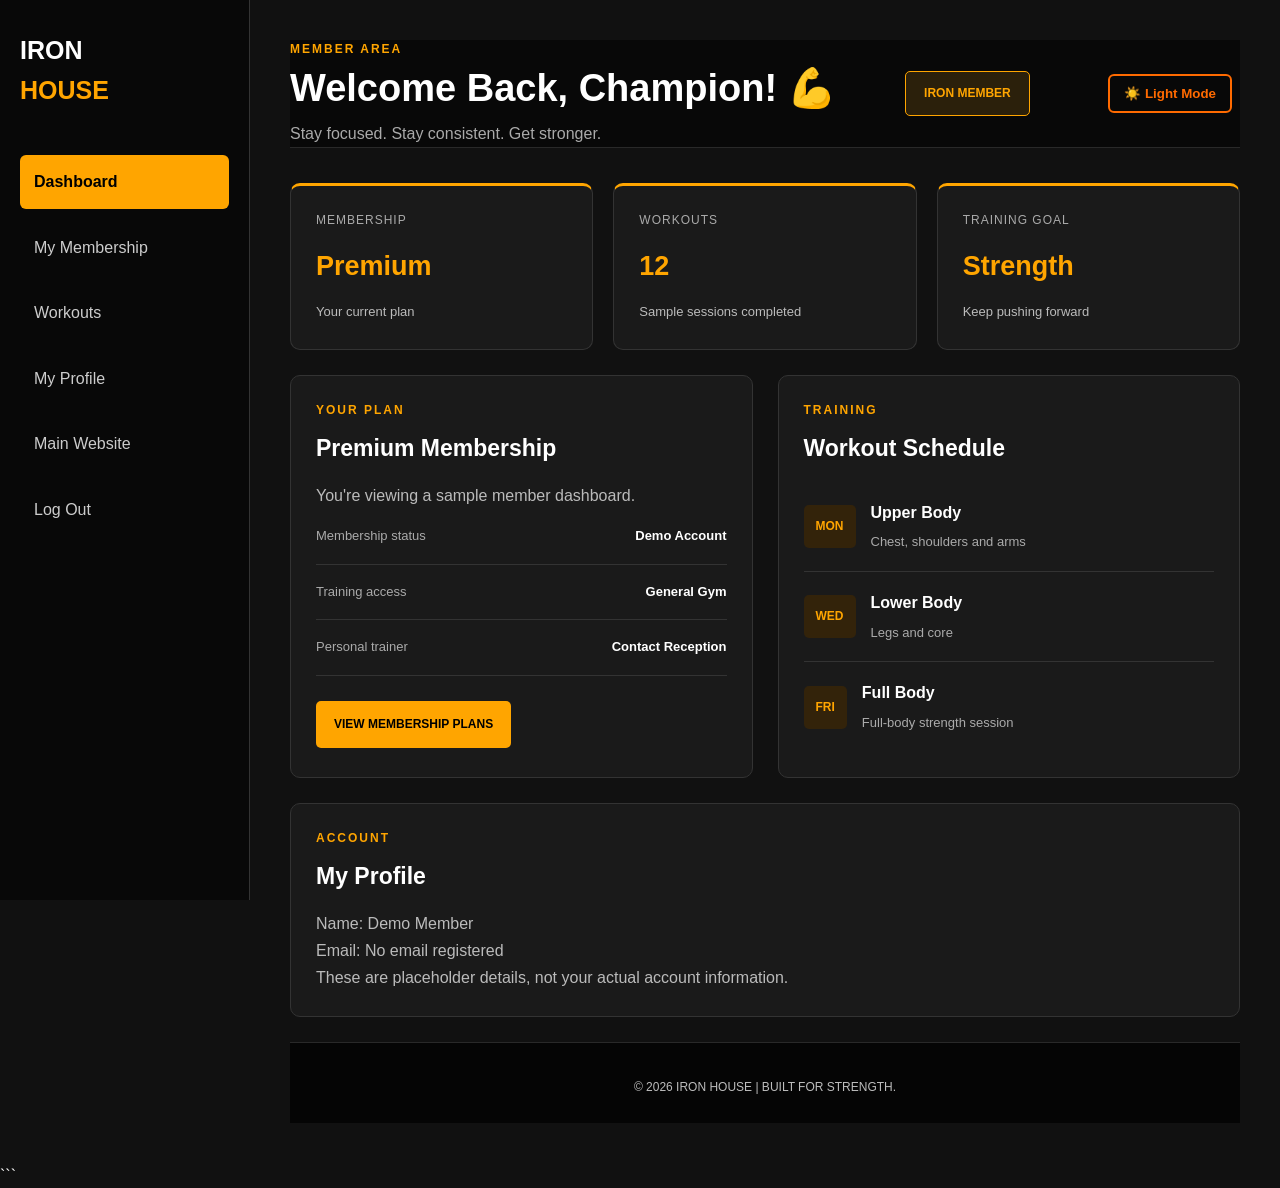
<file: dashboard.html>
<!DOCTYPE html>
<html lang="en">
<head>
    <meta charset="UTF-8">
    <meta name="viewport" content="width=device-width, initial-scale=1.0">
    <title>Member Dashboard | IRON HOUSE</title>
    <link rel="stylesheet" href="style.css">
</head>
<body class="dashboard-page">

    <aside class="dashboard-sidebar">
        <h2 class="dashboard-logo">IRON<span>HOUSE</span></h2>

        <nav class="dashboard-nav">
            <a href="dashboard.html" class="active">Dashboard</a>
            <a href="#membership">My Membership</a>
            <a href="#workouts">Workouts</a>
            <a href="#profile">My Profile</a>
            <a href="index.html">Main Website</a>
            <a href="#" id="logoutButton">Log Out</a>
        </nav>
    </aside>

    <main class="dashboard-main">

        <header class="dashboard-header">
            <div>
                <p class="dashboard-label">MEMBER AREA</p>
                <h1 id="welcomeMessage">Welcome Back, Champion! 💪</h1>
                <p>Stay focused. Stay consistent. Get stronger.</p>
            </div>

            <div class="dashboard-badge">IRON MEMBER</div>
            <button id="themeToggle" class="theme-toggle" type="button">☀️ Light Mode</button>
        </header>

        <section class="dashboard-stats">
            <div class="dashboard-card">
                <p>MEMBERSHIP</p>
                <h2>Premium</h2>
                <span>Your current plan</span>
            </div>

            <div class="dashboard-card">
                <p>WORKOUTS</p>
                <h2>12</h2>
                <span>Sample sessions completed</span>
            </div>

            <div class="dashboard-card">
                <p>TRAINING GOAL</p>
                <h2>Strength</h2>
                <span>Keep pushing forward</span>
            </div>
        </section>

        <section class="dashboard-content" id="membership">
            <div class="dashboard-panel">
                <p class="dashboard-label">YOUR PLAN</p>
                <h2>Premium Membership</h2>
                <p>You're viewing a sample member dashboard.</p>

                <div class="membership-detail">
                    <span>Membership status</span>
                    <strong>Demo Account</strong>
                </div>

                <div class="membership-detail">
                    <span>Training access</span>
                    <strong>General Gym</strong>
                </div>

                <div class="membership-detail">
                    <span>Personal trainer</span>
                    <strong>Contact Reception</strong>
                </div>

                <a href="index.html#membership" class="dashboard-button">
                    VIEW MEMBERSHIP PLANS
                </a>
            </div>

            <div class="dashboard-panel" id="workouts">
                <p class="dashboard-label">TRAINING</p>
                <h2>Workout Schedule</h2>

                <div class="workout-item">
                    <span>MON</span>
                    <div>
                        <strong>Upper Body</strong>
                        <p>Chest, shoulders and arms</p>
                    </div>
                </div>

                <div class="workout-item">
                    <span>WED</span>
                    <div>
                        <strong>Lower Body</strong>
                        <p>Legs and core</p>
                    </div>
                </div>

                <div class="workout-item">
                    <span>FRI</span>
                    <div>
                        <strong>Full Body</strong>
                        <p>Full-body strength session</p>
                    </div>
                </div>
            </div>
        </section>

        <section class="dashboard-panel profile-panel" id="profile">
            <p class="dashboard-label">ACCOUNT</p>
            <h2>My Profile</h2>
           <p>Name: <span id="memberName">Demo Member</span></p>
<p>Email: <span id="memberEmail">member@example.com</span></p>
            <p>These are placeholder details, not your actual account information.</p>
        </section>

        <footer class="dashboard-footer">
            <p>© 2026 IRON HOUSE | BUILT FOR STRENGTH.</p>
        </footer>

    </main>
<script src="dashboard.js"></script>
</body>
</html>
```
</file>
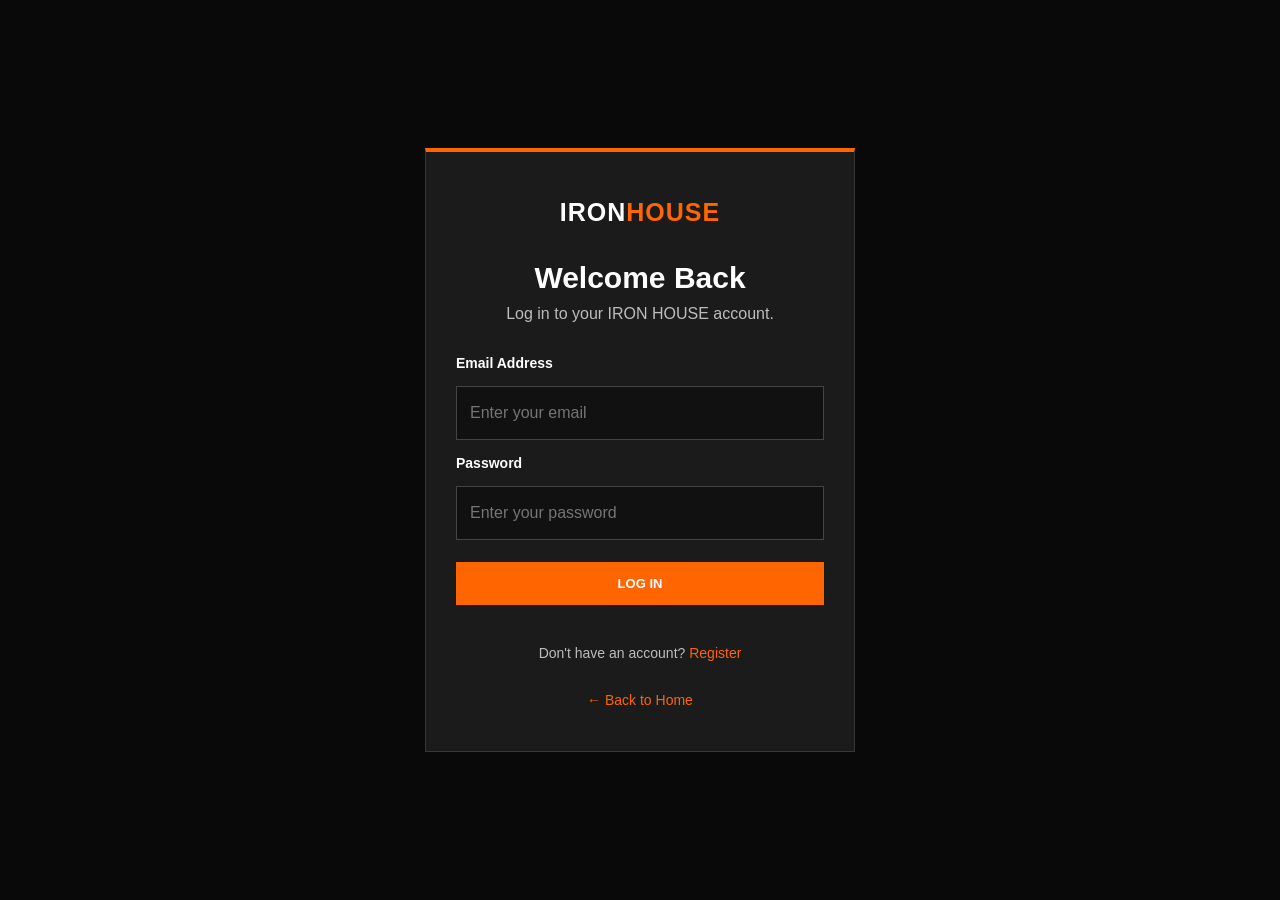
<file: login.html>
<!DOCTYPE html>
<html lang="en">
<head>
    <meta charset="UTF-8">
    <meta name="viewport" content="width=device-width, initial-scale=1.0">
    <title>Login | IRON HOUSE</title>
    <link rel="stylesheet" href="style.css">
</head>
<body class="auth-page">

    <div class="auth-card">
        <a href="index.html" class="logo">IRON<span>HOUSE</span></a>

        <h1>Welcome Back</h1>
        <p>Log in to your IRON HOUSE account.</p>

        <form id="loginForm">
            <label for="loginEmail">Email Address</label>
            <input type="email" id="loginEmail" placeholder="Enter your email" required>

            <label for="loginPassword">Password</label>
            <input type="password" id="loginPassword" placeholder="Enter your password" required>

            <button type="submit" class="primary-button">LOG IN</button>
            <p id="loginMessage" aria-live="polite"></p>
        </form>

        <p class="auth-switch">
            Don't have an account? <a href="register.html">Register</a>
        </p>

        <a href="index.html" class="back-home">← Back to Home</a>
    </div>

    <script src="auth.js"></script>
</body>
</html>
</file>
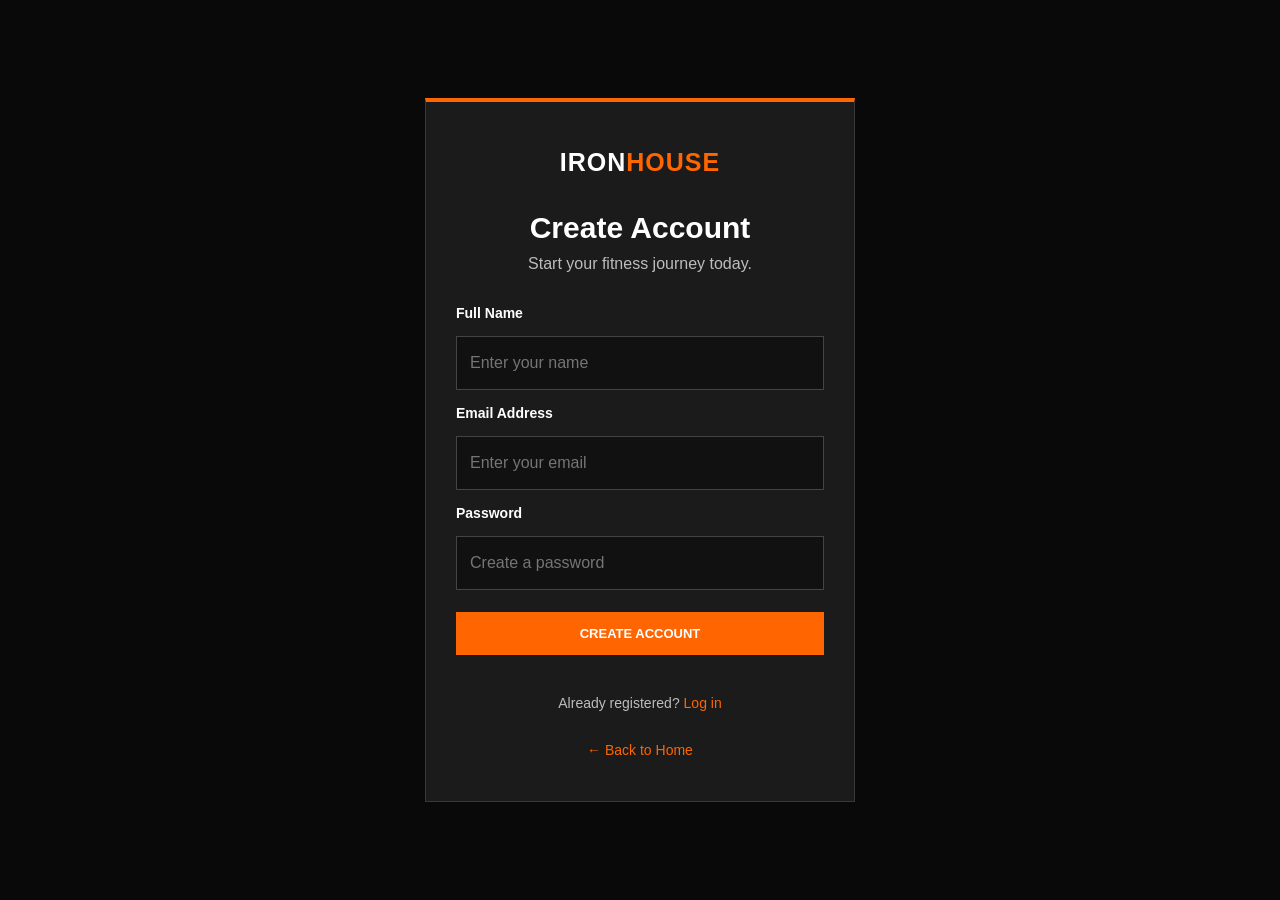
<file: register.html>
<!DOCTYPE html>
<html lang="en">
<head>
    <meta charset="UTF-8">
    <meta name="viewport" content="width=device-width, initial-scale=1.0">
    <title>Join IRON HOUSE</title>
    <link rel="stylesheet" href="style.css">
</head>
<body class="auth-page">

    <div class="auth-card">
        <a href="index.html" class="logo">IRON<span>HOUSE</span></a>

        <h1>Create Account</h1>
        <p>Start your fitness journey today.</p>

        <form id="registerForm">
            <label for="registerName">Full Name</label>
            <input type="text" id="registerName" placeholder="Enter your name" required>

            <label for="registerEmail">Email Address</label>
            <input type="email" id="registerEmail" placeholder="Enter your email" required>

            <label for="registerPassword">Password</label>
            <input type="password" id="registerPassword" placeholder="Create a password" minlength="8" required>

            <button type="submit" class="primary-button">CREATE ACCOUNT</button>
            <p id="registerMessage" aria-live="polite"></p>
        </form>

        <p class="auth-switch">
            Already registered? <a href="login.html">Log in</a>
        </p>

        <a href="index.html" class="back-home">← Back to Home</a>
    </div>

    <script src="auth.js"></script>
</body>
</html>
</file>
<file: style.css>
* {
    margin: 0;
    padding: 0;
    box-sizing: border-box;
}

html {
    scroll-behavior: smooth;
}

body {
    background-color: #111111;
    color: white;
    font-family: Arial, Helvetica, sans-serif;
    line-height: 1.6;
}

a {
    text-decoration: none;
    color: inherit;
}

:root {
    --orange: #ff6500;
    --dark: #111111;
    --card: #1b1b1b;
    --muted: #bdbdbd;
}

header {
    background-color: #080808;
    border-bottom: 1px solid #292929;
    position: sticky;
    top: 0;
    z-index: 100;
}

.navbar {
    max-width: 1200px;
    margin: auto;
    padding: 20px 5%;
    display: flex;
    align-items: center;
    justify-content: space-between;
    gap: 25px;
}

.logo {
    font-size: 25px;
    font-weight: 900;
    letter-spacing: 1px;
}

.logo span,
h1 span,
h2 span {
    color: var(--orange);
}

.nav-links {
    display: flex;
    align-items: center;
    gap: 25px;
    list-style: none;
}

.nav-links a {
    font-size: 14px;
    transition: color 0.3s;
}

.nav-links a:hover {
    color: var(--orange);
}

.nav-button,
.primary-button,
.secondary-button {
    display: inline-block;
    padding: 12px 20px;
    font-weight: bold;
    font-size: 13px;
    text-align: center;
    cursor: pointer;
    transition: 0.3s;
}

.nav-button,
.primary-button {
    background-color: var(--orange);
    color: white;
    border: 2px solid var(--orange);
}

.nav-button:hover,
.primary-button:hover {
    background-color: #e55700;
    border-color: #e55700;
    transform: translateY(-2px);
}

.menu-toggle {
    display: none;
    background: none;
    border: none;
    color: white;
    font-size: 28px;
    cursor: pointer;
}

.hero {
    min-height: 600px;
    display: flex;
    align-items: center;
    padding: 90px 8%;
    background:
        linear-gradient(90deg, rgba(0, 0, 0, 0.94), rgba(0, 0, 0, 0.55)),
        url("https://images.unsplash.com/photo-1534438327276-14e5300c3a48?auto=format&fit=crop&w=1800&q=85")
        center/cover no-repeat;
}

.hero-content {
    max-width: 700px;
}

.eyebrow {
    color: var(--orange);
    font-size: 13px;
    font-weight: bold;
    letter-spacing: 3px;
    margin-bottom: 15px;
}

h1 {
    font-size: clamp(48px, 7vw, 85px);
    line-height: 1.05;
    font-weight: 900;
    margin-bottom: 25px;
}

.hero-text {
    color: #dddddd;
    max-width: 520px;
    margin-bottom: 30px;
}

.section {
    padding: 90px 8%;
    text-align: center;
}

.section h2 {
    font-size: clamp(30px, 4vw, 45px);
    margin-bottom: 20px;
    line-height: 1.2;
}

.about > p:last-child,
.contact > p:not(.eyebrow) {
    max-width: 700px;
    margin: auto;
    color: var(--muted);
}

.programs {
    background-color: #090909;
}

.program-grid,
.membership-grid {
    max-width: 1100px;
    margin: 45px auto 0;
    display: grid;
    grid-template-columns: repeat(3, minmax(0, 1fr));
    gap: 25px;
}

.program-card,
.membership-card {
    background-color: var(--card);
    border: 1px solid #303030;
    padding: 35px 25px;
    text-align: left;
    transition: transform 0.3s, border-color 0.3s;
}

.program-card:hover,
.membership-card:hover {
    transform: translateY(-6px);
    border-color: var(--orange);
}

.program-number {
    color: var(--orange);
    font-size: 35px;
    font-weight: 900;
    margin-bottom: 20px;
}

.program-card h3,
.membership-card h3 {
    margin-bottom: 15px;
    font-size: 19px;
}

.program-card p,
.membership-card > p:not(.price):not(.popular-label) {
    color: var(--muted);
    font-size: 14px;
}

.membership-card {
    position: relative;
}

.membership-card.featured {
    border: 2px solid var(--orange);
}

.price {
    color: var(--orange);
    font-size: 28px;
    font-weight: bold;
    margin-bottom: 15px;
}

.price span {
    font-size: 13px;
    color: var(--muted);
    font-weight: normal;
}

.secondary-button {
    border: 2px solid var(--orange);
    color: white;
    margin-top: 25px;
}

.secondary-button:hover {
    background-color: var(--orange);
}

.membership-card .primary-button {
    margin-top: 25px;
}

.popular-label {
    color: var(--orange);
    font-size: 11px;
    font-weight: bold;
    letter-spacing: 2px;
    margin-bottom: 12px;
}

.price-note {
    color: var(--muted);
    font-size: 12px;
    margin-top: 20px;
}

.contact {
    background-color: #090909;
}

.contact form {
    max-width: 550px;
    margin: 35px auto 0;
    display: flex;
    flex-direction: column;
    gap: 15px;
}

.contact input,
.contact select,
.contact textarea {
    width: 100%;
    padding: 15px;
    background-color: #1b1b1b;
    border: 1px solid #383838;
    color: white;
    font: inherit;
    outline: none;
}

.contact input:focus,
.contact select:focus,
.contact textarea:focus {
    border-color: var(--orange);
}

.contact textarea {
    resize: vertical;
}

.contact form .primary-button {
    font: inherit;
    font-weight: bold;
}

#formMessage {
    font-size: 14px;
    color: var(--orange);
}

footer {
    padding: 35px 5%;
    text-align: center;
    background-color: #050505;
    border-top: 1px solid #292929;
}

footer > p {
    margin-top: 10px;
    font-size: 12px;
    color: var(--muted);
}

footer .copyright {
    margin-top: 20px;
}

@media (max-width: 850px) {
    .navbar {
        flex-wrap: wrap;
    }

    .nav-links {
        display: none;
        width: 100%;
        flex-direction: column;
        align-items: flex-start;
        gap: 18px;
        padding: 15px 0;
    }

    .nav-links.active {
    display: flex;
    animation: menuSlide 0.3s ease;
}

@keyframes menuSlide {
    from {
        opacity: 0;
        transform: translateY(-10px);
    }

    to {
        opacity: 1;
        transform: translateY(0);
    }
}

    .nav-button {
        margin-left: auto;
    }

    .menu-toggle {
        display: block;
    }

    .program-grid,
    .membership-grid {
        grid-template-columns: 1fr;
        max-width: 500px;
    }

    .hero {
        min-height: 520px;
        padding: 75px 6%;
    }

    .section {
        padding: 70px 6%;
    }
}

@media (max-width: 480px) {
    .navbar {
        gap: 12px;
        padding: 16px 5%;
    }

    .logo {
        font-size: 20px;
    }

    .nav-button {
        padding: 9px 12px;
        font-size: 11px;
    }

    .hero {
        min-height: 480px;
    }

    .hero-text {
        font-size: 14px;
    }

    .program-card,
    .membership-card {
        padding: 28px 20px;
    }
}
/* GYM GALLERY */

.gallery {
    background-color: #111111;
}

.gallery-intro {
    color: #bdbdbd;
    margin-bottom: 35px;
}

.gallery-grid {
    max-width: 1100px;
    margin: 0 auto;
    display: grid;
    grid-template-columns: repeat(3, minmax(0, 1fr));
    gap: 20px;
}

.gallery-item {
    height: 280px;
    position: relative;
    overflow: hidden;
    border: 1px solid #303030;
}

.gallery-item img {
    width: 100%;
    height: 100%;
    object-fit: cover;
    transition: transform 0.5s;
}

.gallery-item:hover img {
    transform: scale(1.1);
}

.gallery-overlay {
    position: absolute;
    inset: 0;
    display: flex;
    align-items: flex-end;
    padding: 20px;
    background: linear-gradient(
        transparent,
        rgba(0, 0, 0, 0.9)
    );
}

.gallery-overlay h3 {
    color: #ff6500;
    font-size: 20px;
}

/* TRAINERS */

.trainers {
    background-color: #090909;
}

.trainer-grid {
    max-width: 1100px;
    margin: 40px auto 0;
    display: grid;
    grid-template-columns: repeat(3, minmax(0, 1fr));
    gap: 25px;
}

.trainer-card {
    background-color: #1b1b1b;
    border: 1px solid #303030;
    transition: transform 0.3s, border-color 0.3s;
}

.trainer-card:hover {
    transform: translateY(-6px);
    border-color: #ff6500;
}

.trainer-image {
    height: 300px;
    overflow: hidden;
}

.trainer-image img {
    width: 100%;
    height: 100%;
    object-fit: cover;
    transition: transform 0.5s;
}

.trainer-card:hover .trainer-image img {
    transform: scale(1.05);
}

.trainer-info {
    padding: 22px 15px;
}

.trainer-info h3 {
    color: #ffffff;
    font-size: 17px;
    margin-bottom: 8px;
}

.trainer-info p {
    color: #ff6500;
    font-size: 14px;
}

/* MOBILE RESPONSIVENESS */

@media (max-width: 850px) {
    .gallery-grid,
    .trainer-grid {
        grid-template-columns: repeat(2, minmax(0, 1fr));
    }
}

@media (max-width: 550px) {
    .gallery-grid,
    .trainer-grid {
        grid-template-columns: 1fr;
    }

    .gallery-item {
        height: 260px;
    }

    .trainer-image {
        height: 320px;
    }
}
/* SCROLL ANIMATIONS */

.reveal {
    opacity: 0;
    transform: translateY(35px);
    transition: opacity 0.7s ease, transform 0.7s ease;
}

.reveal.visible {
    opacity: 1;
    transform: translateY(0);
}

@media (prefers-reduced-motion: reduce) {
    .reveal {
        opacity: 1;
        transform: none;
        transition: none;
    }
}
/* LOGIN AND REGISTRATION PAGES */

.auth-page {
    min-height: 100vh;
    display: flex;
    justify-content: center;
    align-items: center;
    padding: 30px 15px;
    background: #090909;
}

.auth-card {
    width: 100%;
    max-width: 430px;
    padding: 40px 30px;
    background: #1b1b1b;
    border: 1px solid #383838;
    border-top: 4px solid #ff6500;
}

.auth-card > .logo {
    display: block;
    text-align: center;
    margin-bottom: 30px;
}

.auth-card h1 {
    font-size: 30px;
    text-align: center;
    margin-bottom: 8px;
}

.auth-card > p {
    color: #bdbdbd;
    text-align: center;
    margin-bottom: 25px;
}

.auth-card form {
    display: flex;
    flex-direction: column;
    gap: 12px;
}

.auth-card label {
    font-size: 14px;
    font-weight: bold;
}

.auth-card input {
    width: 100%;
    padding: 13px;
    background: #111;
    border: 1px solid #444;
    color: white;
    font: inherit;
    outline: none;
}

.auth-card input:focus {
    border-color: #ff6500;
}

.auth-card form .primary-button {
    margin-top: 10px;
}

.auth-switch {
    margin-top: 25px;
    font-size: 14px;
}

.auth-switch a,
.back-home {
    color: #ff6500;
}

.back-home {
    display: block;
    text-align: center;
    margin-top: 20px;
    font-size: 14px;
}

#registerMessage,
#loginMessage {
    font-size: 13px;
    overflow-wrap: anywhere;
}

@media (max-width: 480px) {
    .auth-card {
        padding: 30px 20px;
    }
}
/* NAVIGATION REGISTER BUTTON */

.nav-links .register-link {
    background-color: #ff6500;
    color: white;
    padding: 10px 16px;
    font-weight: bold;
    display: inline-block;
}

.nav-links .register-link:hover {
    background-color: #e55700;
    color: white;
}
/* IRON HOUSE STATISTICS */

.stats-section {
    display: grid;
    grid-template-columns: repeat(4, 1fr);
    gap: 20px;
    padding: 55px 8%;
    background-color: #1b1b1b;
    border-top: 2px solid #ff6500;
    border-bottom: 2px solid #ff6500;
    text-align: center;
}

.stat-box h3 {
    color: #ff6500;
    font-size: 38px;
    font-weight: 900;
    margin-bottom: 8px;
}

.stat-box p {
    color: #ffffff;
    font-size: 12px;
    font-weight: bold;
    letter-spacing: 1px;
}

@media (max-width: 700px) {
    .stats-section {
        grid-template-columns: repeat(2, 1fr);
        gap: 30px 15px;
        padding: 40px 5%;
    }

    .stat-box h3 {
        font-size: 30px;
    }
}
```css
/* ==============================
   IRON HOUSE MEMBER DASHBOARD
============================== */

.dashboard-page {
    background: #111111;
    color: white;
    min-height: 100vh;
}

.dashboard-sidebar {
    width: 250px;
    height: 100vh;
    position: fixed;
    top: 0;
    left: 0;
    background: #080808;
    border-right: 1px solid #333;
    padding: 30px 20px;
    z-index: 100;
}

.dashboard-logo {
    font-size: 25px;
    font-weight: 900;
    margin-bottom: 45px;
}

.dashboard-logo span {
    color: orange;
    display: block;
}

.dashboard-nav {
    display: flex;
    flex-direction: column;
    gap: 12px;
}

.dashboard-nav a {
    color: #cccccc;
    text-decoration: none;
    padding: 14px;
    border-radius: 6px;
    transition: 0.3s;
}

.dashboard-nav a:hover,
.dashboard-nav a.active {
    background: orange;
    color: black;
    font-weight: bold;
}

.dashboard-main {
    margin-left: 250px;
    padding: 40px;
    max-width: 1600px;
}

.dashboard-header {
    display: flex;
    justify-content: space-between;
    align-items: center;
    gap: 20px;
    margin-bottom: 35px;
}

.dashboard-label {
    color: orange;
    font-size: 12px;
    font-weight: bold;
    letter-spacing: 2px;
    margin-bottom: 10px;
}

.dashboard-header h1 {
    font-size: clamp(25px, 4vw, 38px);
    margin-bottom: 12px;
}

.dashboard-header p:not(.dashboard-label) {
    color: #aaaaaa;
}

.dashboard-badge {
    background: #2b200b;
    color: orange;
    border: 1px solid orange;
    padding: 12px 18px;
    border-radius: 5px;
    font-size: 12px;
    font-weight: bold;
    white-space: nowrap;
}

.dashboard-stats {
    display: grid;
    grid-template-columns: repeat(3, minmax(0, 1fr));
    gap: 20px;
    margin-bottom: 25px;
}

.dashboard-card,
.dashboard-panel {
    background: #1a1a1a;
    border: 1px solid #333333;
    border-radius: 10px;
    padding: 25px;
}

.dashboard-card {
    border-top: 3px solid orange;
}

.dashboard-card p {
    color: #aaaaaa;
    font-size: 12px;
    letter-spacing: 1px;
    margin-bottom: 15px;
}

.dashboard-card h2 {
    color: orange;
    font-size: 27px;
    margin-bottom: 10px;
}

.dashboard-card span {
    color: #bbbbbb;
    font-size: 13px;
}

.dashboard-content {
    display: grid;
    grid-template-columns: repeat(2, minmax(0, 1fr));
    gap: 25px;
    margin-bottom: 25px;
}

.dashboard-panel h2 {
    font-size: 23px;
    margin-bottom: 15px;
}

.dashboard-panel > p:not(.dashboard-label) {
    color: #bbbbbb;
    line-height: 1.7;
}

.membership-detail {
    display: flex;
    justify-content: space-between;
    gap: 15px;
    padding: 17px 0;
    border-bottom: 1px solid #333333;
    font-size: 13px;
}

.membership-detail span {
    color: #aaaaaa;
}

.membership-detail strong {
    color: white;
    text-align: right;
}

.dashboard-button {
    display: inline-block;
    margin-top: 25px;
    background: orange;
    color: black;
    padding: 14px 18px;
    text-decoration: none;
    font-size: 12px;
    font-weight: bold;
    border-radius: 5px;
    transition: 0.3s;
}

.dashboard-button:hover {
    background: white;
    transform: translateY(-2px);
}

.workout-item {
    display: flex;
    align-items: center;
    gap: 15px;
    padding: 18px 0;
    border-bottom: 1px solid #333333;
}

.workout-item:last-child {
    border-bottom: none;
}

.workout-item > span {
    background: #33230a;
    color: orange;
    padding: 12px;
    border-radius: 5px;
    font-size: 12px;
    font-weight: bold;
}

.workout-item strong {
    display: block;
    margin-bottom: 7px;
}

.workout-item p {
    color: #aaaaaa;
    font-size: 13px;
}

.profile-panel {
    margin-bottom: 25px;
}

.profile-panel h2 {
    margin-bottom: 15px;
}

.dashboard-footer {
    color: #777777;
    text-align: center;
    font-size: 12px;
    padding: 25px 0;
}

/* TABLET AND MOBILE */

@media (max-width: 1000px) {
    .dashboard-sidebar {
        width: 200px;
    }

    .dashboard-main {
        margin-left: 200px;
        padding: 25px;
    }

    .dashboard-stats {
        grid-template-columns: repeat(2, minmax(0, 1fr));
    }

    .dashboard-content {
        grid-template-columns: 1fr;
    }
}

@media (max-width: 650px) {
    .dashboard-sidebar {
        position: relative;
        width: 100%;
        height: auto;
        padding: 20px;
        border-right: none;
        border-bottom: 1px solid #333333;
    }

    .dashboard-logo {
        margin-bottom: 20px;
    }

    .dashboard-nav {
        display: grid;
        grid-template-columns: repeat(2, minmax(0, 1fr));
        gap: 8px;
    }

    .dashboard-nav a {
        font-size: 13px;
        padding: 12px 8px;
        text-align: center;
    }

    .dashboard-main {
        margin-left: 0;
        padding: 20px 15px;
    }

    .dashboard-header {
        align-items: flex-start;
        flex-direction: column;
    }

    .dashboard-stats {
        grid-template-columns: 1fr;
    }

    .dashboard-card,
    .dashboard-panel {
        padding: 20px;
    }

    .membership-detail {
        flex-direction: column;
        gap: 8px;
    }

    .membership-detail strong {
        text-align: left;
    }
}
.theme-toggle {
    background: transparent;
    color: #ff6a00;
    border: 2px solid #ff6a00;
    padding: 10px 14px;
    border-radius: 6px;
    cursor: pointer;
    font-weight: bold;
    margin: 8px;
}

.theme-toggle:hover {
    background: #ff6a00;
    color: white;
}

body.light-mode {
    background: #f4f4f4;
    color: #222;
}

body.light-mode header,
body.light-mode nav,
body.light-mode footer,
body.light-mode .dashboard-sidebar {
    background: #ffffff;
    color: #222;
}

body.light-mode section,
body.light-mode .dashboard-main,
body.light-mode .dashboard-card,
body.light-mode .program-card,
body.light-mode .trainer-card,
body.light-mode .gallery-item,
body.light-mode .membership-card {
    background: #ffffff;
    color: #222;
}

body.light-mode h1,
body.light-mode h2,
body.light-mode h3,
body.light-mode p,
body.light-mode a {
    color: #222;
}

body.light-mode .theme-toggle {
    color: #ff6a00;
    border-color: #ff6a00;
}

@media (max-width: 768px) {
    .theme-toggle {
        padding: 8px 10px;
        font-size: 12px;
    }
}
/* IRON HOUSE MOBILE FIX */
@media (max-width: 768px) {
    * {
        box-sizing: border-box;
    }

    body {
        margin: 0;
        font-size: 15px;
    }

    img {
        max-width: 100%;
        height: auto;
    }

    h1 {
        font-size: clamp(30px, 8vw, 42px);
        line-height: 1.15;
    }

    h2 {
        font-size: clamp(24px, 6vw, 32px);
    }

    h3 {
        font-size: 20px;
    }

    p {
        font-size: 14px;
        line-height: 1.6;
    }

    section {
        padding: 45px 18px;
    }

    .hero {
        padding: 55px 18px;
    }

    .hero h1 {
        max-width: 100%;
    }

    .program-card,
    .trainer-card,
    .gallery-item,
    .membership-card {
        width: 100%;
        max-width: 100%;
    }

    button,
    .btn {
        max-width: 100%;
    }

    input,
    select,
    textarea {
        max-width: 100%;
    }

    .container {
        width: 100%;
        max-width: 100%;
        padding-left: 18px;
        padding-right: 18px;
    }
}
/* FIX IRON HOUSE MOBILE WIDTH */
@media (max-width: 768px) {
    html,
    body {
        width: 100%;
        max-width: 100%;
        overflow-x: hidden;
    }

    * {
        box-sizing: border-box;
    }

    .hero,
    header,
    nav,
    section,
    footer,
    .container {
        max-width: 100%;
    }

    .hero h1,
    .hero p {
        width: 100%;
        max-width: 100%;
        overflow-wrap: break-word;
    }

    .hero img,
    section img {
        max-width: 100%;
        height: auto;
    }

    .hero .btn,
    .hero button {
        white-space: normal;
        max-width: 100%;
    }
}
</file>
